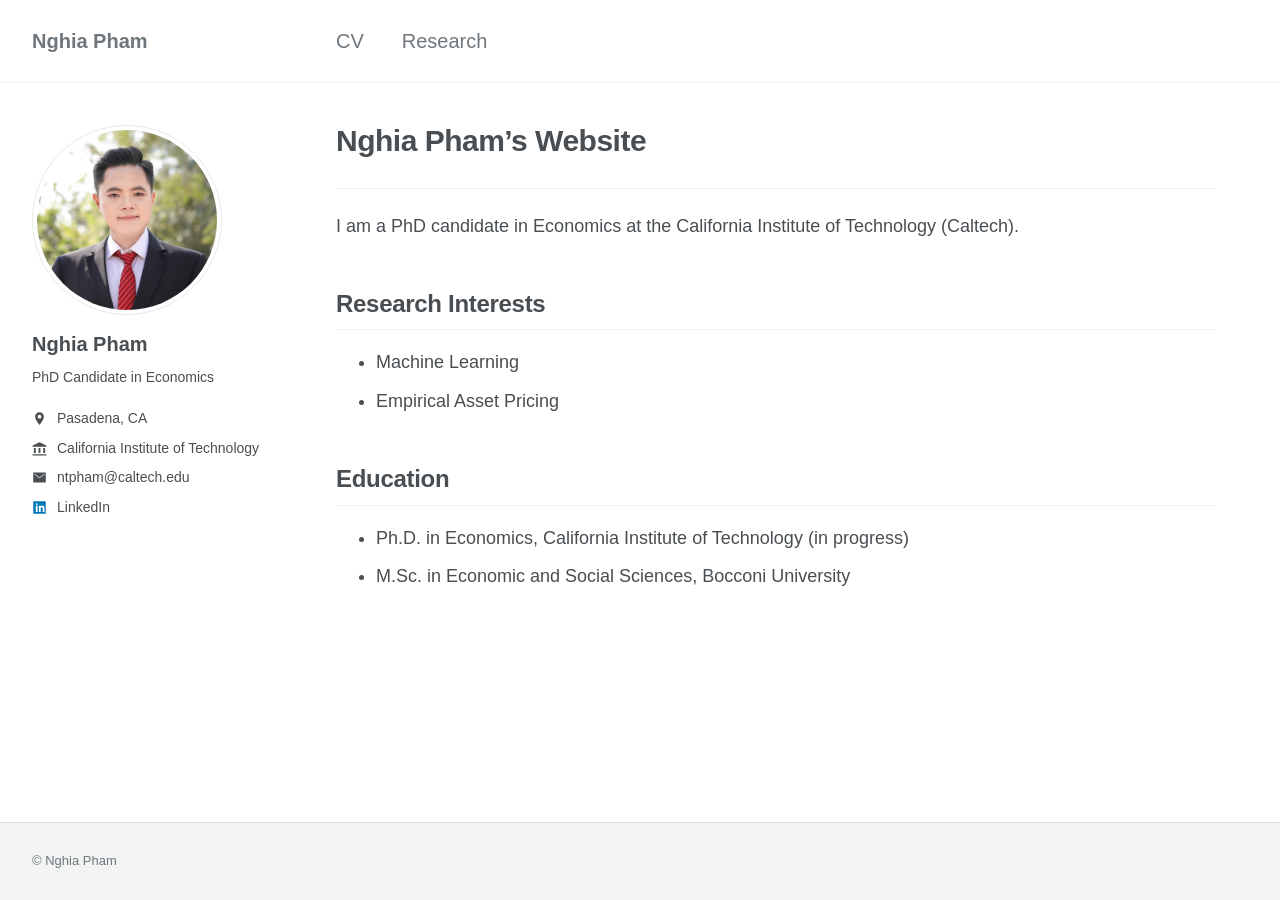
<file: index.html>
<!doctype html>
<html lang="en">
<head>
  <meta charset="utf-8">
  <meta name="viewport" content="width=device-width, initial-scale=1">
  <title>Nghia Pham | Economics</title>
  <meta name="description" content="Nghia Pham, PhD candidate in Economics at Caltech. Research interests: Machine Learning and Empirical Asset Pricing.">
  <link rel="stylesheet" href="style.css">
</head>
<body>
  <a class="skip-link" href="#main">Skip to content</a>
  <header class="masthead">
    <div class="wrap masthead-inner">
      <a class="site-title" href="index.html" aria-current="page">Nghia Pham</a>
      <nav class="navigation" aria-label="Main navigation">
        <a href="cv.html">CV</a>
        <a href="research.html">Research</a>
      </nav>
    </div>
  </header>
  <div class="wrap layout">
    <aside class="profile" aria-label="About Nghia Pham">
      <div class="portrait"><div class="portrait-inner"><img src="assets/portrait.jpeg" alt="Nghia Pham" width="1365" height="2048"></div></div>
      <div class="profile-details">
        <h2 class="profile-name">Nghia Pham</h2>
        <p class="profile-role">PhD Candidate in Economics</p>
        <ul class="profile-links">
          <li><svg class="icon location-icon" viewBox="0 0 24 24" aria-hidden="true"><path d="M12 2a7 7 0 0 0-7 7c0 5 7 13 7 13s7-8 7-13a7 7 0 0 0-7-7zm0 10a3 3 0 1 1 0-6 3 3 0 0 1 0 6z"/></svg><span>Pasadena, CA</span></li>
          <li><svg class="icon university-icon" viewBox="0 0 24 24" aria-hidden="true"><path d="M12 2 1 7v2h22V7L12 2zM3 11h3v8H3zm7.5 0h3v8h-3zm7.5 0h3v8h-3zM1 21v2h22v-2z"/></svg><span>California Institute of Technology</span></li>
          <li><svg class="icon email-icon" viewBox="0 0 24 24" aria-hidden="true"><path d="M2 4h20v16H2V4zm2 2v1l8 6 8-6V6l-8 6-8-6z"/></svg><a href="mailto:ntpham@caltech.edu">ntpham@caltech.edu</a></li>
          <li><svg class="icon linkedin-icon" viewBox="0 0 24 24" aria-hidden="true"><path d="M3 2h18a1 1 0 0 1 1 1v18a1 1 0 0 1-1 1H3a1 1 0 0 1-1-1V3a1 1 0 0 1 1-1zm3 7v10h3V9H6zm1.5-4a1.5 1.5 0 1 0 0 3 1.5 1.5 0 0 0 0-3zM11 9v10h3v-5c0-3 3-3 3 0v5h3v-6c0-5-5-5-6-3V9h-3z"/></svg><a href="https://www.linkedin.com/in/nghia-pham-1a7004345/">LinkedIn</a></li>
          <!-- GITHUB: thay YOUR_USERNAME va xoa hidden de bat link. Sua o ca 3 file HTML. -->
          <li class="github-link" hidden><svg class="icon github-icon" viewBox="0 0 24 24" aria-hidden="true"><path d="M12 2a10 10 0 0 0-3.2 19.5c.5.1.7-.2.7-.5v-1.9c-2.8.6-3.4-1.2-3.4-1.2-.5-1.2-1.1-1.5-1.1-1.5-.9-.6.1-.6.1-.6 1 .1 1.5 1 1.5 1 .9 1.5 2.3 1.1 2.9.8.1-.7.4-1.1.6-1.4-2.2-.3-4.5-1.1-4.5-5A4 4 0 0 1 6.7 8.4c-.1-.3-.5-1.3.1-2.7 0 0 .8-.3 2.8 1A10 10 0 0 1 15 6.7c2-1.3 2.8-1 2.8-1 .6 1.4.2 2.4.1 2.7A4 4 0 0 1 19 11.2c0 3.9-2.3 4.7-4.5 5 .4.3.7.9.7 1.8V21c0 .3.2.6.7.5A10 10 0 0 0 12 2z"/></svg><a href="https://github.com/YOUR_USERNAME">GitHub</a></li>
        </ul>
      </div>
    </aside>
    <main class="content" id="main">
      <h1>Nghia Pham’s Website</h1>
      <!-- GIOI THIEU: sua doan van duoi day. -->
      <p>I am a PhD candidate in Economics at the California Institute of Technology (Caltech).</p>
      <!-- RESEARCH INTERESTS: hai muc da chon. -->
      <h2>Research Interests</h2>
      <ul>
        <li>Machine Learning</li>
        <li>Empirical Asset Pricing</li>
      </ul>
      <!-- EDUCATION: giu dung hai dong. -->
      <h2>Education</h2>
      <ul>
        <li>Ph.D. in Economics, California Institute of Technology (in progress)</li>
        <li>M.Sc. in Economic and Social Sciences, Bocconi University</li>
      </ul>
    </main>
  </div>
  <footer class="site-footer"><div class="wrap"><p>© Nghia Pham</p></div></footer>
  <script data-goatcounter="https://nghiapham294.goatcounter.com/count"
        async src="//gc.zgo.at/count.js"></script>
</body>
</html>
</file>
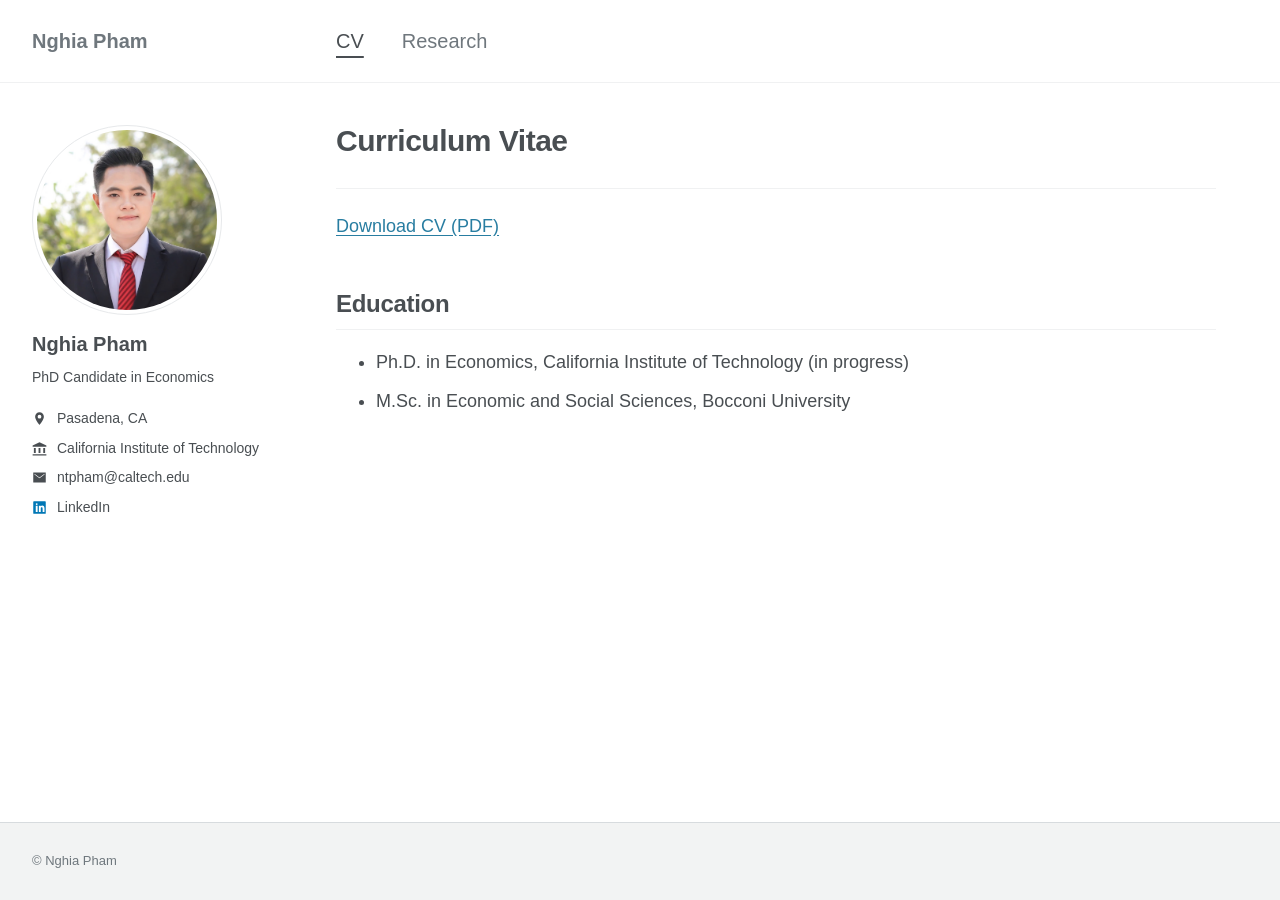
<file: cv.html>
<!doctype html>
<html lang="en">
<head>
  <meta charset="utf-8">
  <meta name="viewport" content="width=device-width, initial-scale=1">
  <title>CV | Nghia Pham</title>
  <meta name="description" content="Nghia Pham, PhD candidate in Economics at Caltech. Research interests: Machine Learning and Empirical Asset Pricing.">
  <link rel="stylesheet" href="style.css">
</head>
<body>
  <a class="skip-link" href="#main">Skip to content</a>
  <header class="masthead">
    <div class="wrap masthead-inner">
      <a class="site-title" href="index.html">Nghia Pham</a>
      <nav class="navigation" aria-label="Main navigation">
        <a href="cv.html" aria-current="page">CV</a>
        <a href="research.html">Research</a>
      </nav>
    </div>
  </header>
  <div class="wrap layout">
    <aside class="profile" aria-label="About Nghia Pham">
      <div class="portrait"><div class="portrait-inner"><img src="assets/portrait.jpeg" alt="Nghia Pham" width="1365" height="2048"></div></div>
      <div class="profile-details">
        <h2 class="profile-name">Nghia Pham</h2>
        <p class="profile-role">PhD Candidate in Economics</p>
        <ul class="profile-links">
          <li><svg class="icon location-icon" viewBox="0 0 24 24" aria-hidden="true"><path d="M12 2a7 7 0 0 0-7 7c0 5 7 13 7 13s7-8 7-13a7 7 0 0 0-7-7zm0 10a3 3 0 1 1 0-6 3 3 0 0 1 0 6z"/></svg><span>Pasadena, CA</span></li>
          <li><svg class="icon university-icon" viewBox="0 0 24 24" aria-hidden="true"><path d="M12 2 1 7v2h22V7L12 2zM3 11h3v8H3zm7.5 0h3v8h-3zm7.5 0h3v8h-3zM1 21v2h22v-2z"/></svg><span>California Institute of Technology</span></li>
          <li><svg class="icon email-icon" viewBox="0 0 24 24" aria-hidden="true"><path d="M2 4h20v16H2V4zm2 2v1l8 6 8-6V6l-8 6-8-6z"/></svg><a href="mailto:ntpham@caltech.edu">ntpham@caltech.edu</a></li>
          <li><svg class="icon linkedin-icon" viewBox="0 0 24 24" aria-hidden="true"><path d="M3 2h18a1 1 0 0 1 1 1v18a1 1 0 0 1-1 1H3a1 1 0 0 1-1-1V3a1 1 0 0 1 1-1zm3 7v10h3V9H6zm1.5-4a1.5 1.5 0 1 0 0 3 1.5 1.5 0 0 0 0-3zM11 9v10h3v-5c0-3 3-3 3 0v5h3v-6c0-5-5-5-6-3V9h-3z"/></svg><a href="https://www.linkedin.com/in/nghia-pham-1a7004345/">LinkedIn</a></li>
          <!-- GITHUB: thay YOUR_USERNAME va xoa hidden de bat link. Sua o ca 3 file HTML. -->
          <li class="github-link" hidden><svg class="icon github-icon" viewBox="0 0 24 24" aria-hidden="true"><path d="M12 2a10 10 0 0 0-3.2 19.5c.5.1.7-.2.7-.5v-1.9c-2.8.6-3.4-1.2-3.4-1.2-.5-1.2-1.1-1.5-1.1-1.5-.9-.6.1-.6.1-.6 1 .1 1.5 1 1.5 1 .9 1.5 2.3 1.1 2.9.8.1-.7.4-1.1.6-1.4-2.2-.3-4.5-1.1-4.5-5A4 4 0 0 1 6.7 8.4c-.1-.3-.5-1.3.1-2.7 0 0 .8-.3 2.8 1A10 10 0 0 1 15 6.7c2-1.3 2.8-1 2.8-1 .6 1.4.2 2.4.1 2.7A4 4 0 0 1 19 11.2c0 3.9-2.3 4.7-4.5 5 .4.3.7.9.7 1.8V21c0 .3.2.6.7.5A10 10 0 0 0 12 2z"/></svg><a href="https://github.com/YOUR_USERNAME">GitHub</a></li>
        </ul>
      </div>
    </aside>
    <main class="content" id="main">
      <h1>Curriculum Vitae</h1>
      <!-- CV PDF: them assets/cv.pdf, roi thay doan lien he ben duoi bang:
      <p><a href="assets/cv.pdf">Download CV (PDF)</a></p>
      -->
      <p><a href="cv.pdf">Download CV (PDF)</a></p>
      <h2>Education</h2>
      <ul>
        <li>Ph.D. in Economics, California Institute of Technology (in progress)</li>
        <li>M.Sc. in Economic and Social Sciences, Bocconi University</li>
      </ul>
    </main>
  </div>
  <footer class="site-footer"><div class="wrap"><p>© Nghia Pham</p></div></footer>
  <script data-goatcounter="https://nghiapham294.goatcounter.com/count"
        async src="//gc.zgo.at/count.js"></script>
</body>
</html>
</file>
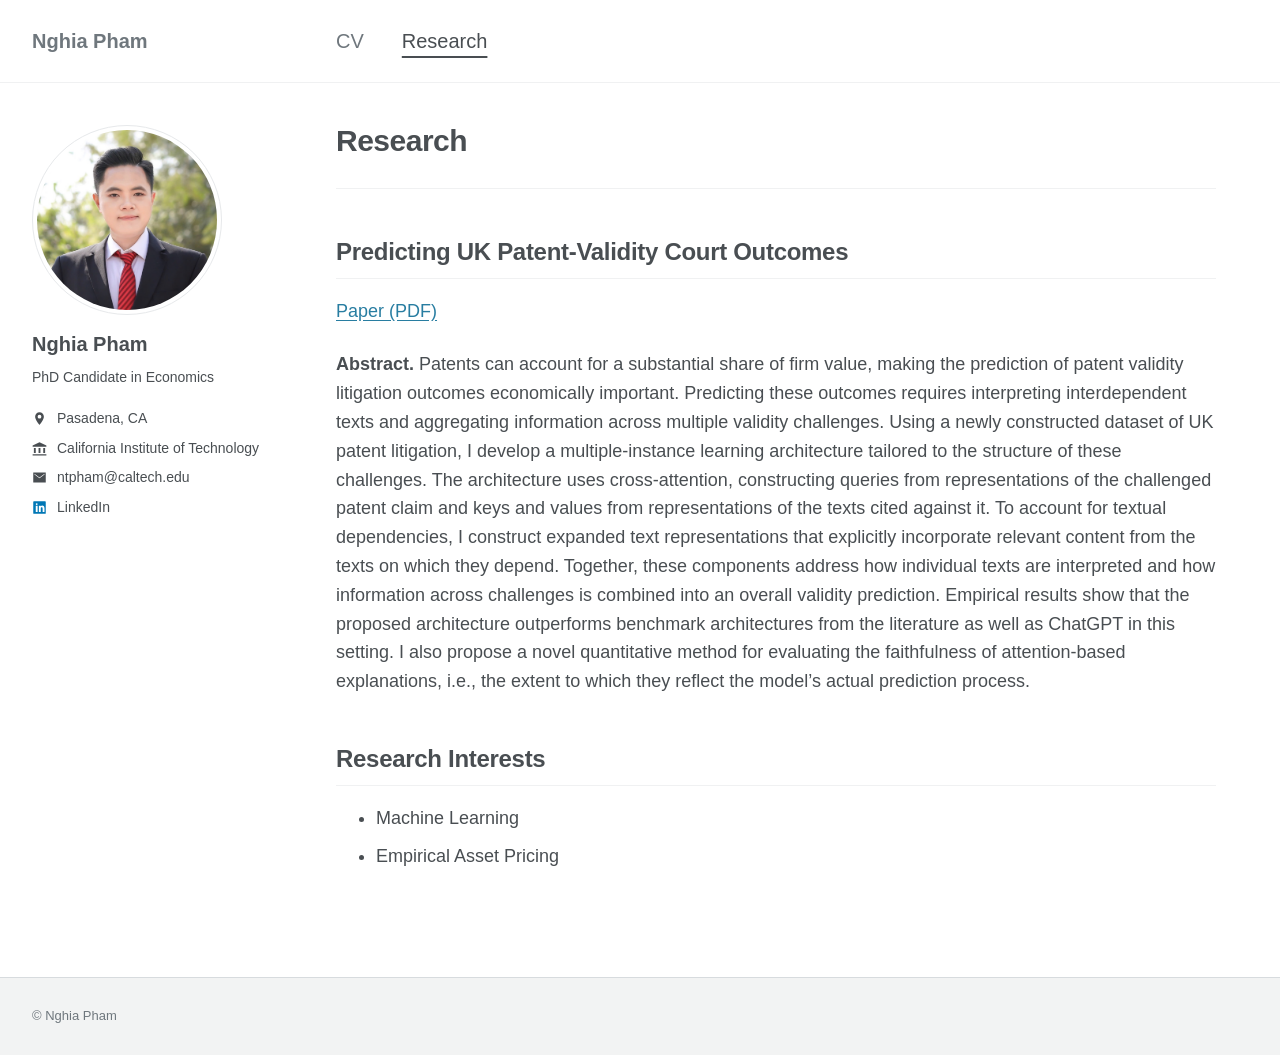
<file: research.html>
<!doctype html>
<html lang="en">
<head>
  <meta charset="utf-8">
  <meta name="viewport" content="width=device-width, initial-scale=1">
  <title>Research | Nghia Pham</title>
  <meta name="description" content="Nghia Pham, PhD candidate in Economics at Caltech. Research interests: Machine Learning and Empirical Asset Pricing.">
  <link rel="stylesheet" href="style.css">
</head>
<body>
  <a class="skip-link" href="#main">Skip to content</a>
  <header class="masthead">
    <div class="wrap masthead-inner">
      <a class="site-title" href="index.html">Nghia Pham</a>
      <nav class="navigation" aria-label="Main navigation">
        <a href="cv.html">CV</a>
        <a href="research.html" aria-current="page">Research</a>
      </nav>
    </div>
  </header>
  <div class="wrap layout">
    <aside class="profile" aria-label="About Nghia Pham">
      <div class="portrait"><div class="portrait-inner"><img src="assets/portrait.jpeg" alt="Nghia Pham" width="1365" height="2048"></div></div>
      <div class="profile-details">
        <h2 class="profile-name">Nghia Pham</h2>
        <p class="profile-role">PhD Candidate in Economics</p>
        <ul class="profile-links">
          <li><svg class="icon location-icon" viewBox="0 0 24 24" aria-hidden="true"><path d="M12 2a7 7 0 0 0-7 7c0 5 7 13 7 13s7-8 7-13a7 7 0 0 0-7-7zm0 10a3 3 0 1 1 0-6 3 3 0 0 1 0 6z"/></svg><span>Pasadena, CA</span></li>
          <li><svg class="icon university-icon" viewBox="0 0 24 24" aria-hidden="true"><path d="M12 2 1 7v2h22V7L12 2zM3 11h3v8H3zm7.5 0h3v8h-3zm7.5 0h3v8h-3zM1 21v2h22v-2z"/></svg><span>California Institute of Technology</span></li>
          <li><svg class="icon email-icon" viewBox="0 0 24 24" aria-hidden="true"><path d="M2 4h20v16H2V4zm2 2v1l8 6 8-6V6l-8 6-8-6z"/></svg><a href="mailto:ntpham@caltech.edu">ntpham@caltech.edu</a></li>
          <li><svg class="icon linkedin-icon" viewBox="0 0 24 24" aria-hidden="true"><path d="M3 2h18a1 1 0 0 1 1 1v18a1 1 0 0 1-1 1H3a1 1 0 0 1-1-1V3a1 1 0 0 1 1-1zm3 7v10h3V9H6zm1.5-4a1.5 1.5 0 1 0 0 3 1.5 1.5 0 0 0 0-3zM11 9v10h3v-5c0-3 3-3 3 0v5h3v-6c0-5-5-5-6-3V9h-3z"/></svg><a href="https://www.linkedin.com/in/nghia-pham-1a7004345/">LinkedIn</a></li>
          <!-- GITHUB: thay YOUR_USERNAME va xoa hidden de bat link. Sua o ca 3 file HTML. -->
          <li class="github-link" hidden><svg class="icon github-icon" viewBox="0 0 24 24" aria-hidden="true"><path d="M12 2a10 10 0 0 0-3.2 19.5c.5.1.7-.2.7-.5v-1.9c-2.8.6-3.4-1.2-3.4-1.2-.5-1.2-1.1-1.5-1.1-1.5-.9-.6.1-.6.1-.6 1 .1 1.5 1 1.5 1 .9 1.5 2.3 1.1 2.9.8.1-.7.4-1.1.6-1.4-2.2-.3-4.5-1.1-4.5-5A4 4 0 0 1 6.7 8.4c-.1-.3-.5-1.3.1-2.7 0 0 .8-.3 2.8 1A10 10 0 0 1 15 6.7c2-1.3 2.8-1 2.8-1 .6 1.4.2 2.4.1 2.7A4 4 0 0 1 19 11.2c0 3.9-2.3 4.7-4.5 5 .4.3.7.9.7 1.8V21c0 .3.2.6.7.5A10 10 0 0 0 12 2z"/></svg><a href="https://github.com/YOUR_USERNAME">GitHub</a></li>
        </ul>
      </div>
    </aside>
    <main class="content" id="main">
      <h1>Research</h1>
      <article class="paper">
  <h2>Predicting UK Patent-Validity Court Outcomes</h2>

  <p>
    <a href="patent-litigation.pdf">Paper (PDF)</a>
  </p>

  <p>
    <strong>Abstract.</strong>
Patents can account for a substantial share of firm value, making the prediction of patent validity litigation outcomes economically important. Predicting these outcomes requires interpreting interdependent texts and aggregating information across multiple validity challenges. Using a newly constructed dataset of UK patent litigation, I develop a multiple-instance learning architecture tailored to the structure of these challenges. The architecture uses cross-attention, constructing queries from representations of the challenged patent claim and keys and values from representations of the texts cited against it. To account for textual dependencies, I construct expanded text representations that explicitly incorporate relevant content from the texts on which they depend. Together, these components address how individual texts are interpreted and how information across challenges is combined into an overall validity prediction. Empirical results show that the proposed architecture outperforms benchmark architectures from the literature as well as ChatGPT in this setting. I also propose a novel quantitative method for evaluating the faithfulness of attention-based explanations, i.e., the extent to which they reflect the model’s actual prediction process.
  </p>
</article>
      <h2>Research Interests</h2>
      <ul>
        <li>Machine Learning</li>
        <li>Empirical Asset Pricing</li>
      </ul>
      <!-- CHUA DANG PAPER. Khi san sang, them noi dung o duoi.
      Mau mot paper (bo dau comment de hien):
      <article class="paper">
        <h2>Paper title</h2>
        <p>Short description of the research.</p>
        <p><a href="assets/paper.pdf">Paper (PDF)</a></p>
      </article>
      -->
    </main>
  </div>
  <footer class="site-footer"><div class="wrap"><p>© Nghia Pham</p></div></footer>
  <script data-goatcounter="https://nghiapham294.goatcounter.com/count"
        async src="//gc.zgo.at/count.js"></script>
</body>
</html>
</file>
<file: style.css>
/* DOI MAU, FONT VA KICH THUOC TAI DAY. Khong can cai thu vien. */
:root {
  --text: #494e52;
  --muted: #6f777d;
  --link: #287da1;
  --line: #f0f1f2;
  --background: #fff;
  --page-width: 1440px;
}
* { box-sizing: border-box; }
[hidden] { display: none !important; }
html { -webkit-text-size-adjust: 100%; }
body { margin: 0; min-height: 100vh; display: flex; flex-direction: column; background: var(--background); color: var(--text); font: 18px/1.6 -apple-system, BlinkMacSystemFont, "Segoe UI", Arial, sans-serif; }
a { color: var(--link); text-underline-offset: 3px; }
a:hover { text-decoration: underline; }
a:focus-visible { outline: 3px solid var(--link); outline-offset: 5px; }
.wrap { width: min(var(--page-width), calc(100% - 64px)); margin-inline: auto; }
.skip-link { position: absolute; left: 16px; top: -100px; z-index: 5; padding: 8px 16px; background: white; }
.skip-link:focus { top: 8px; }
.masthead { border-bottom: 1px solid var(--line); }
.masthead-inner { min-height: 82px; display: grid; grid-template-columns: 260px 1fr; gap: 44px; align-items: center; }
.site-title { font-size: 20px; font-weight: 700; color: var(--muted); text-decoration: none; }
.navigation { display: flex; gap: 38px; align-items: center; }
.navigation a { padding: 24px 0; color: var(--muted); text-decoration: none; font-size: 20px; }
.navigation a:hover { color: var(--text); }
.navigation a[aria-current="page"] { color: var(--text); text-decoration: underline; text-decoration-thickness: 2px; text-underline-offset: 8px; }
.layout { display: grid; grid-template-columns: 260px minmax(0, 880px); gap: 44px; padding-top: 42px; padding-bottom: 96px; flex: 1; align-items: start; }
.profile { font-size: 14px; line-height: 1.6; }
/* Anh goc giu nguyen; CSS chi chon khung hien thi tron. */
.portrait { width: 190px; height: 190px; border-radius: 50%; overflow: hidden; border: 1px solid #e7e9eb; padding: 4px; margin: 0 0 16px; }
.portrait-inner { width: 100%; height: 100%; overflow: hidden; border-radius: 50%; }
.portrait img { display: block; width: 100%; height: 100%; object-fit: cover; object-position: 50% 38%; transform: scale(1.5); transform-origin: 50% 42%; }
.profile-name { margin: 0 0 8px; font-size: 20px; line-height: 1.35; }
.profile-role { margin: 0 0 19px; }
.profile-links { list-style: none; padding: 0; margin: 0; }
.profile-links li { display: flex; align-items: flex-start; gap: 10px; margin: 7px 0; }
.profile-links a { color: inherit; text-decoration: none; overflow-wrap: anywhere; }
.profile-links a:hover { text-decoration: underline; }
.icon { width: 15px; height: 15px; flex: 0 0 15px; margin-top: 4px; fill: currentColor; }
.linkedin-icon { color: #0077b5; }
.content { min-width: 0; }
.content h1 { font-size: 30px; line-height: 1.3; letter-spacing: -.5px; margin: -4px 0 23px; padding-bottom: 28px; border-bottom: 1px solid var(--line); }
.content p { margin: 0 0 25px; }
.content h2 { font-size: 24px; line-height: 1.4; letter-spacing: -.3px; padding-bottom: 9px; margin: 46px 0 18px; border-bottom: 1px solid var(--line); }
.content h3 { font-size: 20px; margin: 30px 0 10px; }
.content ul { padding-left: 40px; margin: 0; }
.content li { margin-bottom: 10px; }
.site-footer { border-top: 1px solid #d7dbde; background: #f2f3f3; color: var(--muted); font-size: 13px; padding: 28px 0; }
.site-footer p { margin: 0; }
@media (min-width: 1600px) { body { font-size: 20px; } .profile { font-size: 16px; } .profile-name { font-size: 21px; } .content h1 { font-size: 32px; } .content h2 { font-size: 26px; } }
@media (max-width: 1100px) {
  .masthead-inner, .layout { grid-template-columns: 220px minmax(0, 1fr); gap: 36px; }
  .portrait { width: 175px; height: 175px; }
}
@media (max-width: 720px) {
  body { font-size: 17px; }
  .wrap { width: calc(100% - 36px); }
  .masthead-inner { display: flex; justify-content: space-between; gap: 15px; min-height: 68px; }
  .site-title { font-size: 17px; }
  .navigation { gap: 22px; }
  .navigation a { font-size: 16px; padding: 20px 0; }
  .layout { display: block; padding-top: 28px; padding-bottom: 55px; }
  .profile { display: grid; grid-template-columns: 104px minmax(0, 1fr); column-gap: 20px; margin-bottom: 38px; font-size: 13px; }
  .portrait { width: 104px; height: 104px; padding: 3px; margin: 0; }
  .profile-name { font-size: 19px; }
  .profile-role { margin-bottom: 10px; }
  .profile-links li { margin: 5px 0; gap: 8px; }
  .content h1 { font-size: 27px; padding-bottom: 17px; }
  .content h2 { font-size: 22px; margin-top: 34px; }
  .content ul { padding-left: 25px; }
}
@media (max-width: 370px) { .navigation { gap: 15px; } .profile { grid-template-columns: 85px minmax(0, 1fr); gap: 14px; } .portrait { width: 85px; height: 85px; } }
</file>
